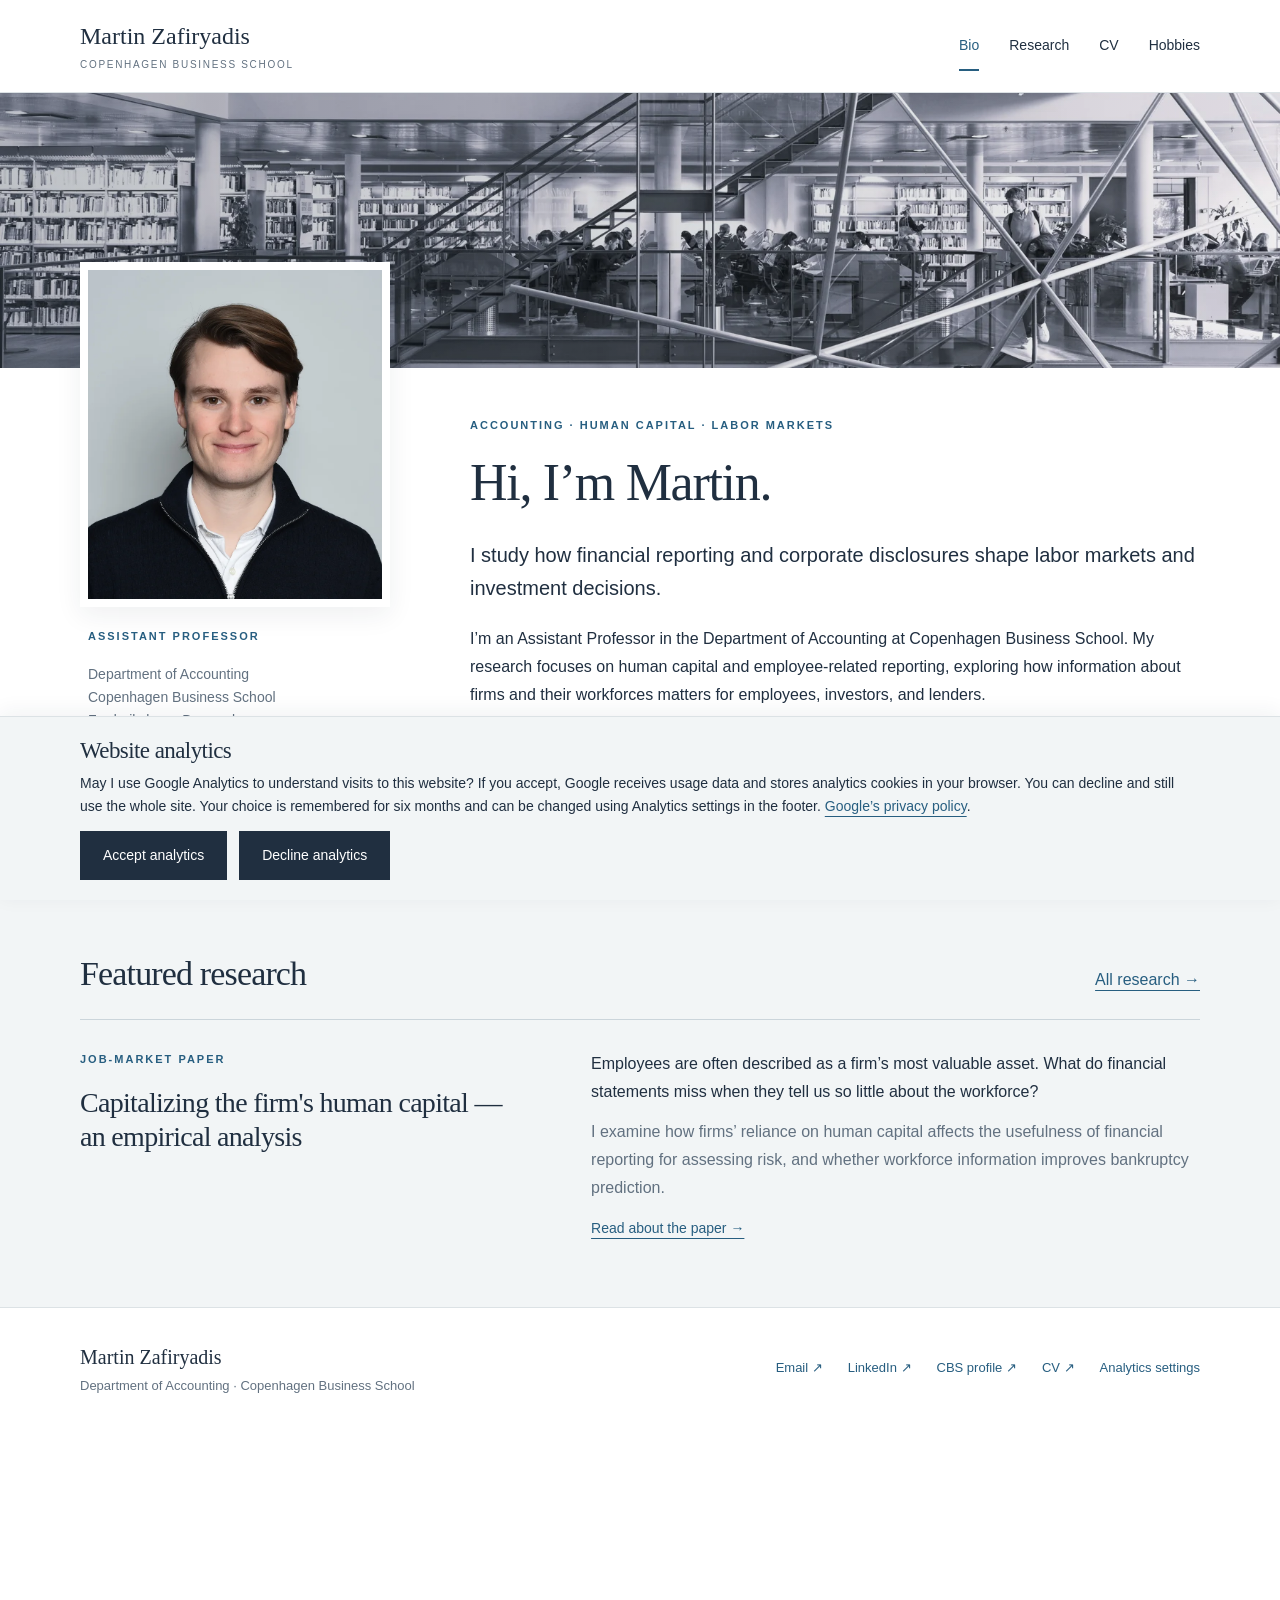
<file: index.html>
<!doctype html>
<html lang="en"><head><meta charset="utf-8"><meta name="viewport" content="width=device-width, initial-scale=1"><title>Bio | Martin Zafiryadis</title><meta name="description" content="Accounting research on financial reporting, human capital, and labor markets at Copenhagen Business School."><meta name="theme-color" content="#202f40"><link rel="icon" href="favicon.svg" type="image/svg+xml"><link rel="stylesheet" href="styles.css"><script src="site.js" defer></script></head>
<body><a class="skip" href="#main">Skip to content</a><header class="site-header"><div class="wrap header-inner"><a class="brand" href="index.html">Martin Zafiryadis<small>Copenhagen Business School</small></a><nav aria-label="Main navigation"><a href="index.html" aria-current="page">Bio</a><a href="research.html">Research</a><a href="cv.html">CV</a><a href="hobbies.html">Hobbies</a></nav></div></header>
<main id="main">
<div class="hero" role="img" aria-label="The library at Copenhagen Business School"></div>
<section class="wrap intro" aria-labelledby="intro-title"><aside class="profile"><img class="portrait" src="assets/martin.webp" alt="Martin Zafiryadis" width="620" height="690"><div class="profile-info"><span class="eyebrow">Assistant Professor</span><p>Department of Accounting<br>Copenhagen Business School<br>Frederiksberg, Denmark</p><a href="mailto:mz.acc@cbs.dk">mz.acc@cbs.dk ↗</a></div></aside>
<div class="intro-copy"><span class="eyebrow">Accounting · Human capital · Labor markets</span><h1 id="intro-title">Hi, I’m Martin.</h1><p class="lead">I study how financial reporting and corporate disclosures shape labor markets and investment decisions.</p><p>I’m an Assistant Professor in the Department of Accounting at Copenhagen Business School. My research focuses on human capital and employee-related reporting, exploring how information about firms and their workforces matters for employees, investors, and lenders.</p><p>I also teach financial accounting and financial statement analysis, and supervise student theses.</p><div class="actions"><a class="button" href="research.html">Explore my research <span aria-hidden="true">↗</span></a><a class="text-link" href="cv.html">View my CV <span aria-hidden="true">→</span></a></div></div></section>
<section class="band"><div class="wrap"><div class="section-top"><h2>Featured research</h2><a href="research.html">All research →</a></div><div class="feature"><div><span class="eyebrow">Job-market paper</span><h3>Capitalizing the firm&#x27;s human capital — an empirical analysis</h3></div><div><p>Employees are often described as a firm’s most valuable asset. What do financial statements miss when they tell us so little about the workforce?</p><p class="subtle">I examine how firms’ reliance on human capital affects the usefulness of financial reporting for assessing risk, and whether workforce information improves bankruptcy prediction.</p><a class="text-link" href="research.html#human-capital">Read about the paper →</a></div></div></div></section></main><footer class="site-footer"><div class="wrap footer-inner"><div><strong>Martin Zafiryadis</strong>Department of Accounting · Copenhagen Business School</div><div class="footer-links"><a href="mailto:mz.acc@cbs.dk">Email ↗</a><a href="https://www.linkedin.com/in/martin-zafiryadis-a57001a4/">LinkedIn ↗</a><a href="https://www.cbs.dk/en/research/departments/department-accounting/martin-zafiryadis">CBS profile ↗</a><a href="cv.html">CV ↗</a></div></div></footer></body></html>
</file>
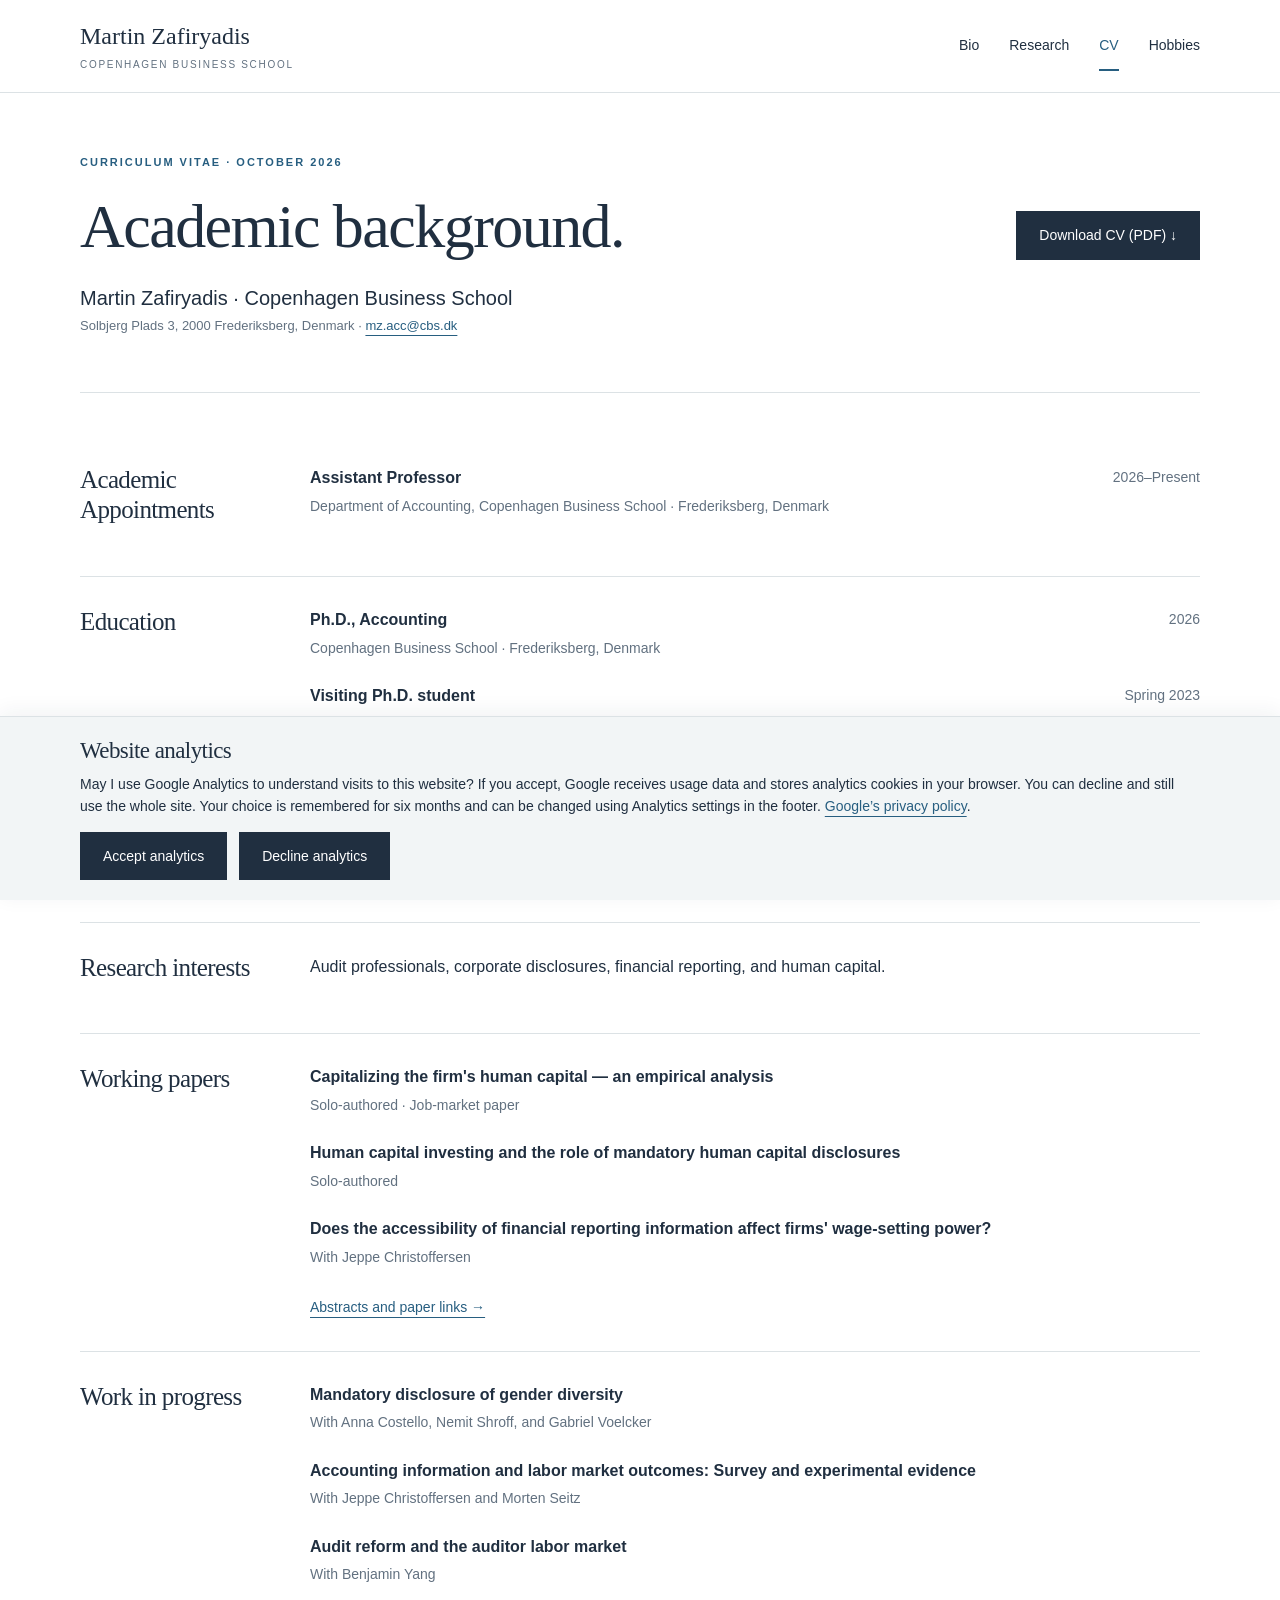
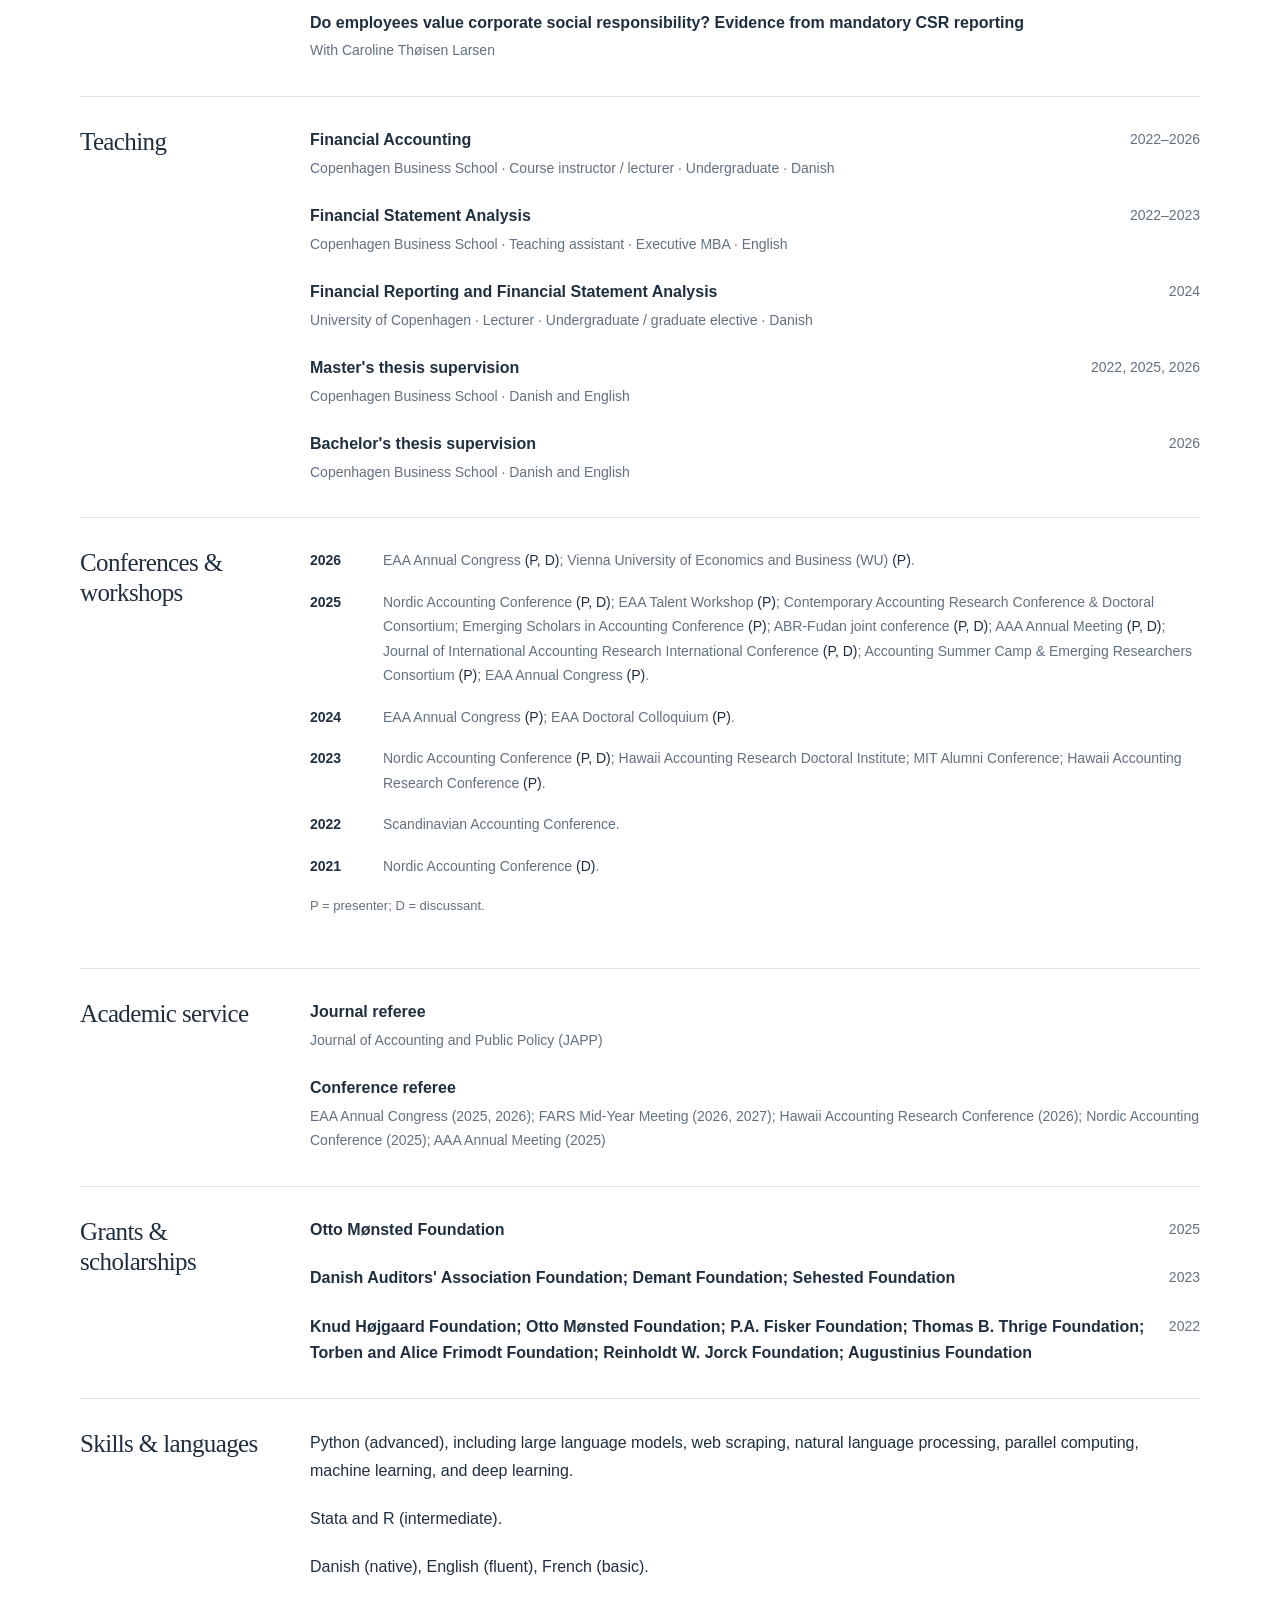
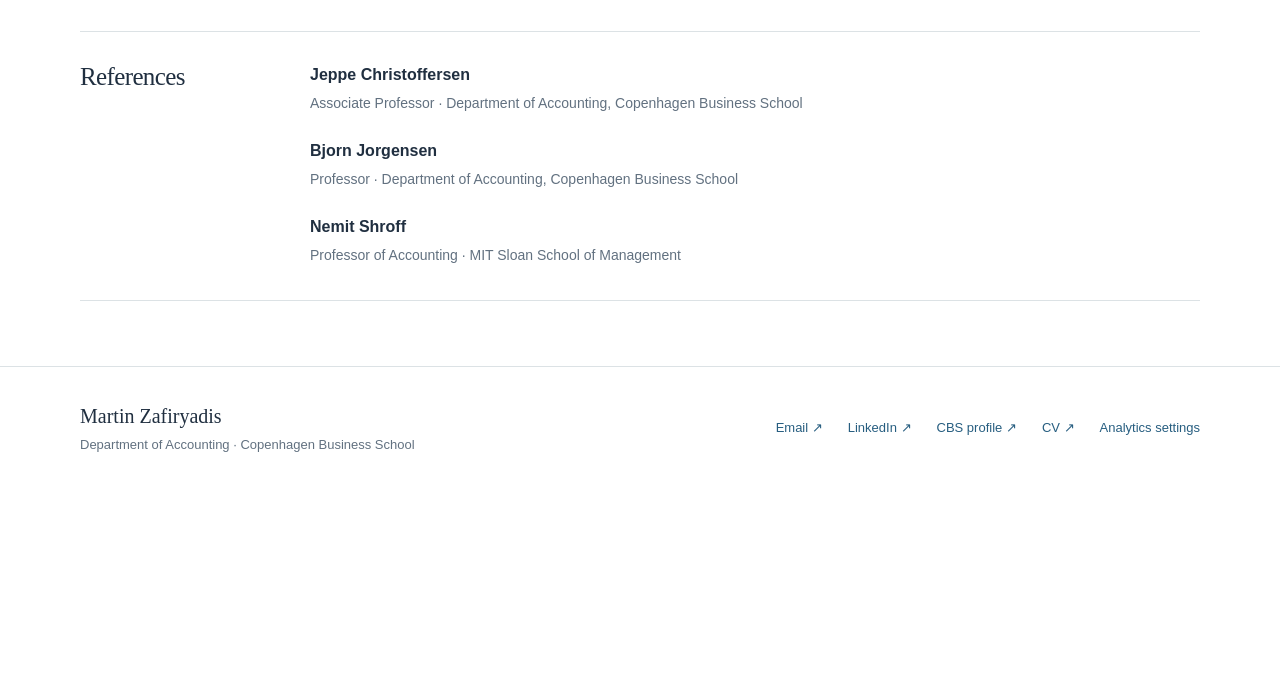
<file: cv.html>
<!doctype html>
<html lang="en"><head><meta charset="utf-8"><meta name="viewport" content="width=device-width, initial-scale=1"><title>Curriculum vitae | Martin Zafiryadis</title><meta name="description" content="Education, research, teaching, and academic service. Updated October 2026."><meta name="theme-color" content="#202f40"><link rel="icon" href="favicon.svg" type="image/svg+xml"><link rel="stylesheet" href="styles.css"><script src="site.js" defer></script></head>
<body><a class="skip" href="#main">Skip to content</a><header class="site-header"><div class="wrap header-inner"><a class="brand" href="index.html">Martin Zafiryadis<small>Copenhagen Business School</small></a><nav aria-label="Main navigation"><a href="index.html">Bio</a><a href="research.html">Research</a><a href="cv.html" aria-current="page">CV</a><a href="hobbies.html">Hobbies</a></nav></div></header>
<main id="main"><div class="wrap page-heading"><span class="eyebrow">Curriculum vitae · October 2026</span><div class="cv-top"><h1>Academic background.</h1><a class="button" href="downloads/Martin-Zafiryadis-CV.pdf" download>Download CV (PDF) ↓</a></div><p class="lead">Martin Zafiryadis · Copenhagen Business School</p><p class="note">Solbjerg Plads 3, 2000 Frederiksberg, Denmark · <a href="mailto:mz.acc@cbs.dk">mz.acc@cbs.dk</a></p></div><div class="wrap cv-body"><section class="cv-section"><h2>Academic Appointments</h2><div><div class="cv-entry"><div class="dated"><h3>Assistant Professor</h3><time>2026–Present</time></div><p>Department of Accounting, Copenhagen Business School · Frederiksberg, Denmark</p></div></div></section><section class="cv-section"><h2>Education</h2><div><div class="cv-entry"><div class="dated"><h3>Ph.D., Accounting</h3><time>2026</time></div><p>Copenhagen Business School · Frederiksberg, Denmark</p></div><div class="cv-entry"><div class="dated"><h3>Visiting Ph.D. student</h3><time>Spring 2023</time></div><p>Massachusetts Institute of Technology · Cambridge, Massachusetts</p></div><div class="cv-entry"><div class="dated"><h3>M.Sc., Finance and Accounting</h3><time>2021</time></div><p>Copenhagen Business School</p></div><div class="cv-entry"><div class="dated"><h3>B.Sc., Business Administration and Economics</h3><time>2019</time></div><p>Copenhagen Business School</p></div></div></section><section class="cv-section"><h2>Research interests</h2><div><p>Audit professionals, corporate disclosures, financial reporting, and human capital.</p></div></section><section class="cv-section"><h2>Working papers</h2><div><div class="cv-entry"><div class="dated"><h3>Capitalizing the firm&#x27;s human capital — an empirical analysis</h3><time></time></div><p>Solo-authored · Job-market paper</p></div><div class="cv-entry"><div class="dated"><h3>Human capital investing and the role of mandatory human capital disclosures</h3><time></time></div><p>Solo-authored</p></div><div class="cv-entry"><div class="dated"><h3>Does the accessibility of financial reporting information affect firms&#x27; wage-setting power?</h3><time></time></div><p>With Jeppe Christoffersen</p></div><a class="text-link" href="research.html">Abstracts and paper links →</a></div></section><section class="cv-section"><h2>Work in progress</h2><div><div class="cv-entry"><div class="dated"><h3>Mandatory disclosure of gender diversity</h3><time></time></div><p>With Anna Costello, Nemit Shroff, and Gabriel Voelcker</p></div><div class="cv-entry"><div class="dated"><h3>Accounting information and labor market outcomes: Survey and experimental evidence</h3><time></time></div><p>With Jeppe Christoffersen and Morten Seitz</p></div><div class="cv-entry"><div class="dated"><h3>Audit reform and the auditor labor market</h3><time></time></div><p>With Benjamin Yang</p></div><div class="cv-entry"><div class="dated"><h3>Do employees value corporate social responsibility? Evidence from mandatory CSR reporting</h3><time></time></div><p>With Caroline Thøisen Larsen</p></div></div></section><section class="cv-section"><h2>Teaching</h2><div><div class="cv-entry"><div class="dated"><h3>Financial Accounting</h3><time>2022–2026</time></div><p>Copenhagen Business School · Course instructor / lecturer · Undergraduate · Danish</p></div><div class="cv-entry"><div class="dated"><h3>Financial Statement Analysis</h3><time>2022–2023</time></div><p>Copenhagen Business School · Teaching assistant · Executive MBA · English</p></div><div class="cv-entry"><div class="dated"><h3>Financial Reporting and Financial Statement Analysis</h3><time>2024</time></div><p>University of Copenhagen · Lecturer · Undergraduate / graduate elective · Danish</p></div><div class="cv-entry"><div class="dated"><h3>Master&#x27;s thesis supervision</h3><time>2022, 2025, 2026</time></div><p>Copenhagen Business School · Danish and English</p></div><div class="cv-entry"><div class="dated"><h3>Bachelor&#x27;s thesis supervision</h3><time>2026</time></div><p>Copenhagen Business School · Danish and English</p></div></div></section><section class="cv-section"><h2>Conferences & workshops</h2><div><div class="conference-year"><h3>2026</h3><p>EAA Annual Congress <span class="conference-role">(P, D)</span>; Vienna University of Economics and Business (WU) <span class="conference-role">(P)</span>.</p></div><div class="conference-year"><h3>2025</h3><p>Nordic Accounting Conference <span class="conference-role">(P, D)</span>; EAA Talent Workshop <span class="conference-role">(P)</span>; Contemporary Accounting Research Conference &amp; Doctoral Consortium; Emerging Scholars in Accounting Conference <span class="conference-role">(P)</span>; ABR-Fudan joint conference <span class="conference-role">(P, D)</span>; AAA Annual Meeting <span class="conference-role">(P, D)</span>; Journal of International Accounting Research International Conference <span class="conference-role">(P, D)</span>; Accounting Summer Camp &amp; Emerging Researchers Consortium <span class="conference-role">(P)</span>; EAA Annual Congress <span class="conference-role">(P)</span>.</p></div><div class="conference-year"><h3>2024</h3><p>EAA Annual Congress <span class="conference-role">(P)</span>; EAA Doctoral Colloquium <span class="conference-role">(P)</span>.</p></div><div class="conference-year"><h3>2023</h3><p>Nordic Accounting Conference <span class="conference-role">(P, D)</span>; Hawaii Accounting Research Doctoral Institute; MIT Alumni Conference; Hawaii Accounting Research Conference <span class="conference-role">(P)</span>.</p></div><div class="conference-year"><h3>2022</h3><p>Scandinavian Accounting Conference.</p></div><div class="conference-year"><h3>2021</h3><p>Nordic Accounting Conference <span class="conference-role">(D)</span>.</p></div><p class="note">P = presenter; D = discussant.</p></div></section><section class="cv-section"><h2>Academic service</h2><div><div class="cv-entry"><div class="dated"><h3>Journal referee</h3><time></time></div><p>Journal of Accounting and Public Policy (JAPP)</p></div><div class="cv-entry"><div class="dated"><h3>Conference referee</h3><time></time></div><p>EAA Annual Congress (2025, 2026); FARS Mid-Year Meeting (2026, 2027); Hawaii Accounting Research Conference (2026); Nordic Accounting Conference (2025); AAA Annual Meeting (2025)</p></div></div></section><section class="cv-section"><h2>Grants & scholarships</h2><div><div class="cv-entry"><div class="dated"><h3>Otto Mønsted Foundation</h3><time>2025</time></div><p></p></div><div class="cv-entry"><div class="dated"><h3>Danish Auditors&#x27; Association Foundation; Demant Foundation; Sehested Foundation</h3><time>2023</time></div><p></p></div><div class="cv-entry"><div class="dated"><h3>Knud Højgaard Foundation; Otto Mønsted Foundation; P.A. Fisker Foundation; Thomas B. Thrige Foundation; Torben and Alice Frimodt Foundation; Reinholdt W. Jorck Foundation; Augustinius Foundation</h3><time>2022</time></div><p></p></div></div></section><section class="cv-section"><h2>Skills & languages</h2><div><p>Python (advanced), including large language models, web scraping, natural language processing, parallel computing, machine learning, and deep learning.</p><p>Stata and R (intermediate).</p><p>Danish (native), English (fluent), French (basic).</p></div></section><section class="cv-section"><h2>References</h2><div><div class="cv-entry"><div class="dated"><h3>Jeppe Christoffersen</h3><time></time></div><p>Associate Professor · Department of Accounting, Copenhagen Business School</p></div><div class="cv-entry"><div class="dated"><h3>Bjorn Jorgensen</h3><time></time></div><p>Professor · Department of Accounting, Copenhagen Business School</p></div><div class="cv-entry"><div class="dated"><h3>Nemit Shroff</h3><time></time></div><p>Professor of Accounting · MIT Sloan School of Management</p></div></div></section></div></main><footer class="site-footer"><div class="wrap footer-inner"><div><strong>Martin Zafiryadis</strong>Department of Accounting · Copenhagen Business School</div><div class="footer-links"><a href="mailto:mz.acc@cbs.dk">Email ↗</a><a href="https://www.linkedin.com/in/martin-zafiryadis-a57001a4/">LinkedIn ↗</a><a href="https://www.cbs.dk/en/research/departments/department-accounting/martin-zafiryadis">CBS profile ↗</a><a href="cv.html">CV ↗</a></div></div></footer></body></html>
</file>
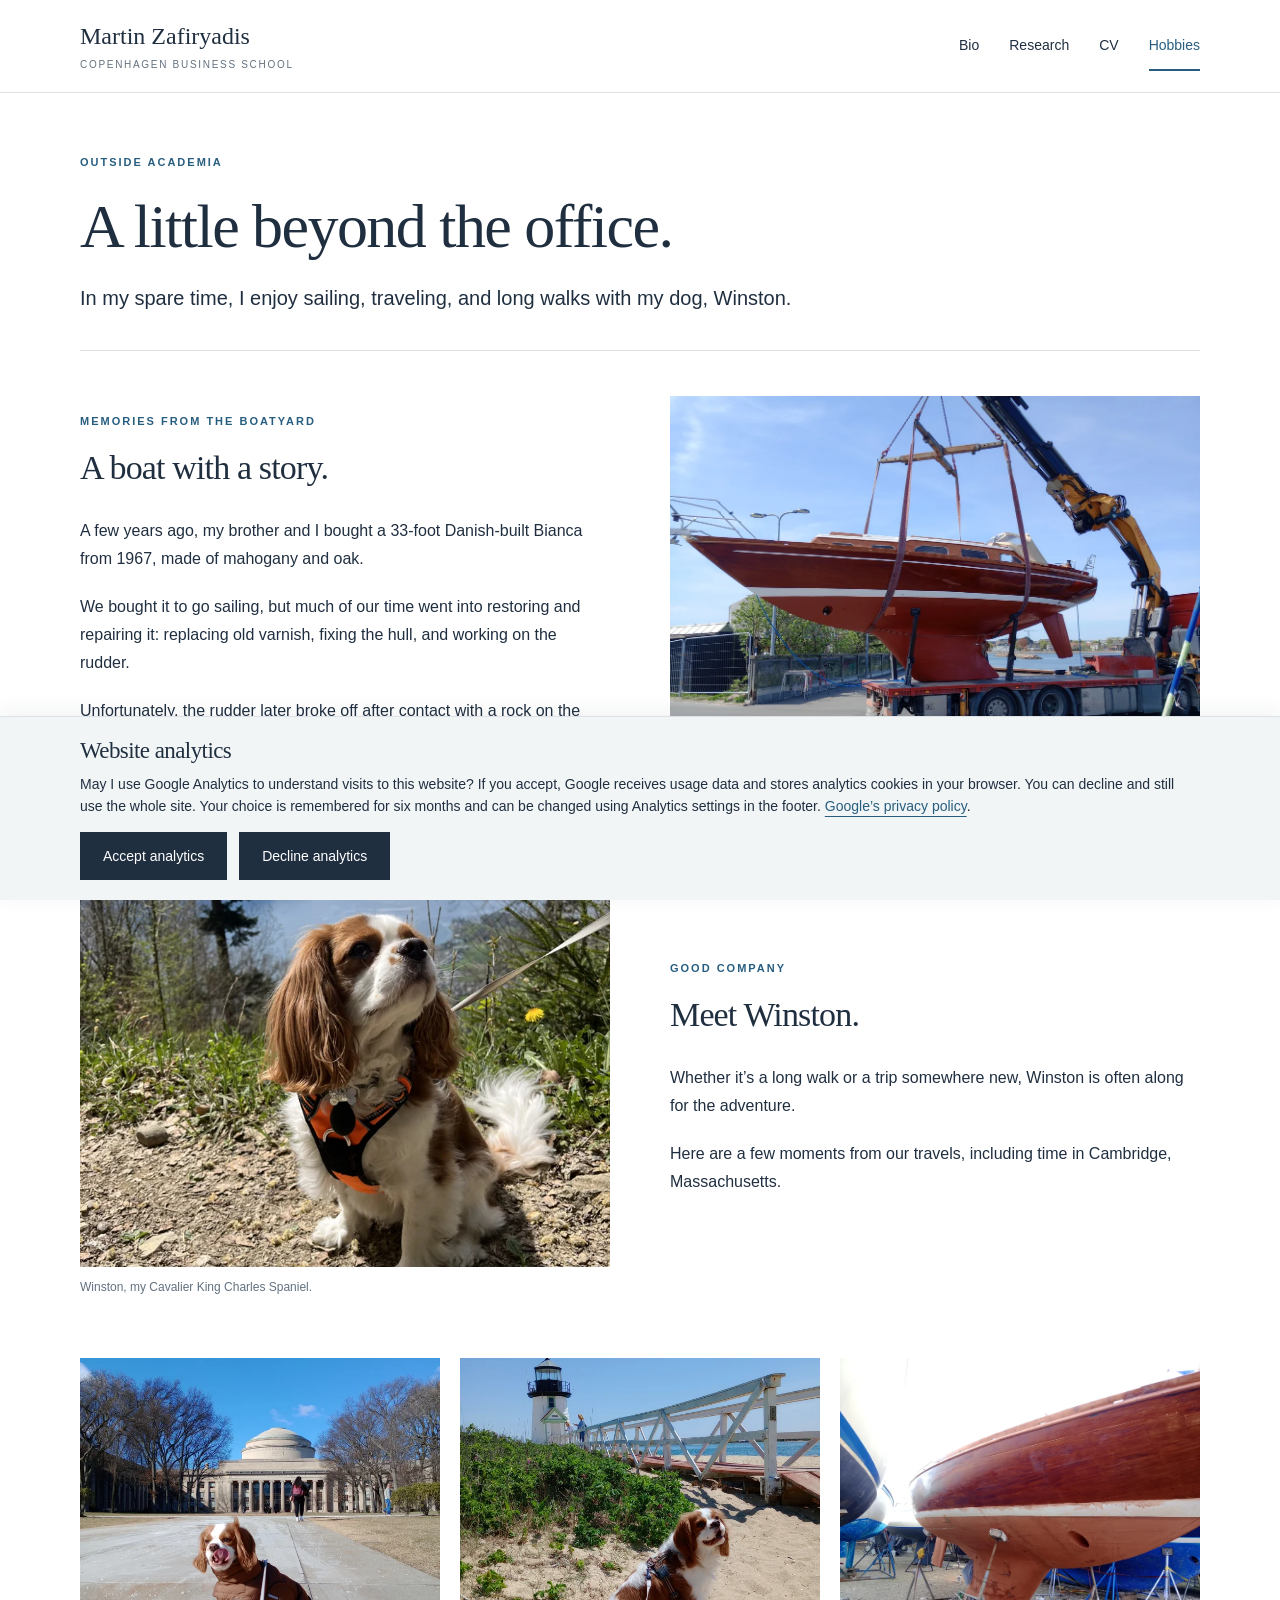
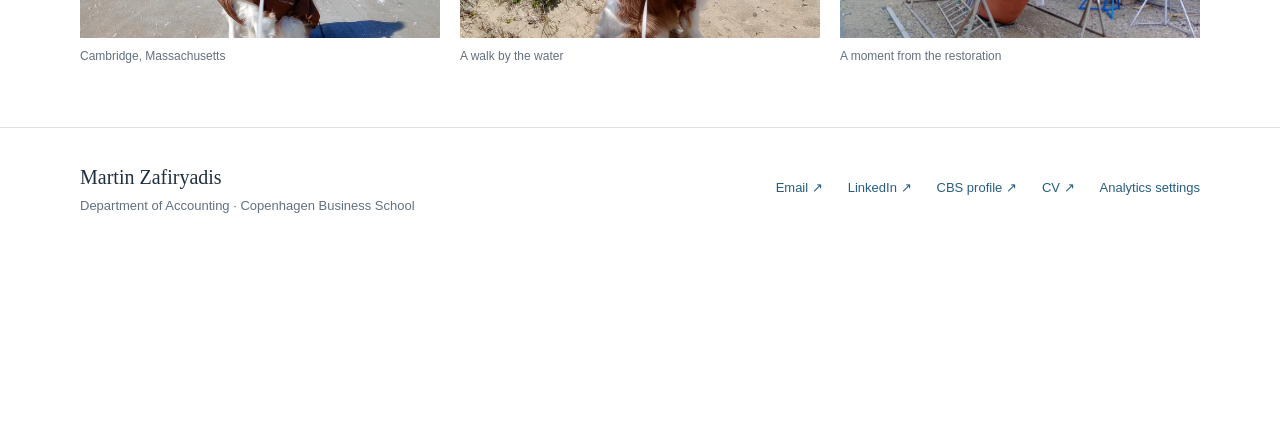
<file: hobbies.html>
<!doctype html>
<html lang="en"><head><meta charset="utf-8"><meta name="viewport" content="width=device-width, initial-scale=1"><title>Hobbies | Martin Zafiryadis</title><meta name="description" content="Away from research: travels with Winston and memories of restoring a wooden sailboat."><meta name="theme-color" content="#202f40"><link rel="icon" href="favicon.svg" type="image/svg+xml"><link rel="stylesheet" href="styles.css"><script src="site.js" defer></script></head>
<body><a class="skip" href="#main">Skip to content</a><header class="site-header"><div class="wrap header-inner"><a class="brand" href="index.html">Martin Zafiryadis<small>Copenhagen Business School</small></a><nav aria-label="Main navigation"><a href="index.html">Bio</a><a href="research.html">Research</a><a href="cv.html">CV</a><a href="hobbies.html" aria-current="page">Hobbies</a></nav></div></header>
<main id="main"><div class="wrap page-heading"><span class="eyebrow">Outside academia</span><h1>A little beyond the office.</h1><p class="lead">In my spare time, I enjoy sailing, traveling, and long walks with my dog, Winston.</p></div>
<div class="wrap"><section class="hobby-row"><div><span class="eyebrow">Memories from the boatyard</span><h2>A boat with a story.</h2><p>A few years ago, my brother and I bought a 33-foot Danish-built Bianca from 1967, made of mahogany and oak.</p><p>We bought it to go sailing, but much of our time went into restoring and repairing it: replacing old varnish, fixing the hull, and working on the rudder.</p><p>Unfortunately, the rudder later broke off after contact with a rock on the seafloor, and the boat was a total loss. We no longer have it, but these photos are a reminder of the time we spent bringing it back to life.</p></div><figure><img src="assets/boat.webp" alt="The restored wooden Bianca sailboat being lifted in the boatyard" width="900" height="750" loading="lazy"><figcaption>Our former 1967 Bianca, during the restoration.</figcaption></figure></section>
<section class="hobby-row reverse"><figure><img src="assets/winston.webp" alt="Winston, a Cavalier King Charles Spaniel, on a woodland walk" width="900" height="750" loading="lazy"><figcaption>Winston, my Cavalier King Charles Spaniel.</figcaption></figure><div><span class="eyebrow">Good company</span><h2>Meet Winston.</h2><p>Whether it’s a long walk or a trip somewhere new, Winston is often along for the adventure.</p><p>Here are a few moments from our travels, including time in Cambridge, Massachusetts.</p></div></section>
<div class="gallery" aria-label="Travel photographs"><figure><img src="assets/cambridge.webp" alt="Winston in front of the MIT Great Dome in Cambridge, Massachusetts" width="600" height="700" loading="lazy"><figcaption>Cambridge, Massachusetts</figcaption></figure><figure><img src="assets/shore.webp" alt="Winston on a coastal walk near a lighthouse" width="600" height="700" loading="lazy"><figcaption>A walk by the water</figcaption></figure><figure><img src="assets/boat-detail.webp" alt="Fresh varnish on the mahogany hull of the sailboat" width="900" height="600" loading="lazy"><figcaption>A moment from the restoration</figcaption></figure></div></div></main><footer class="site-footer"><div class="wrap footer-inner"><div><strong>Martin Zafiryadis</strong>Department of Accounting · Copenhagen Business School</div><div class="footer-links"><a href="mailto:mz.acc@cbs.dk">Email ↗</a><a href="https://www.linkedin.com/in/martin-zafiryadis-a57001a4/">LinkedIn ↗</a><a href="https://www.cbs.dk/en/research/departments/department-accounting/martin-zafiryadis">CBS profile ↗</a><a href="cv.html">CV ↗</a></div></div></footer></body></html>
</file>
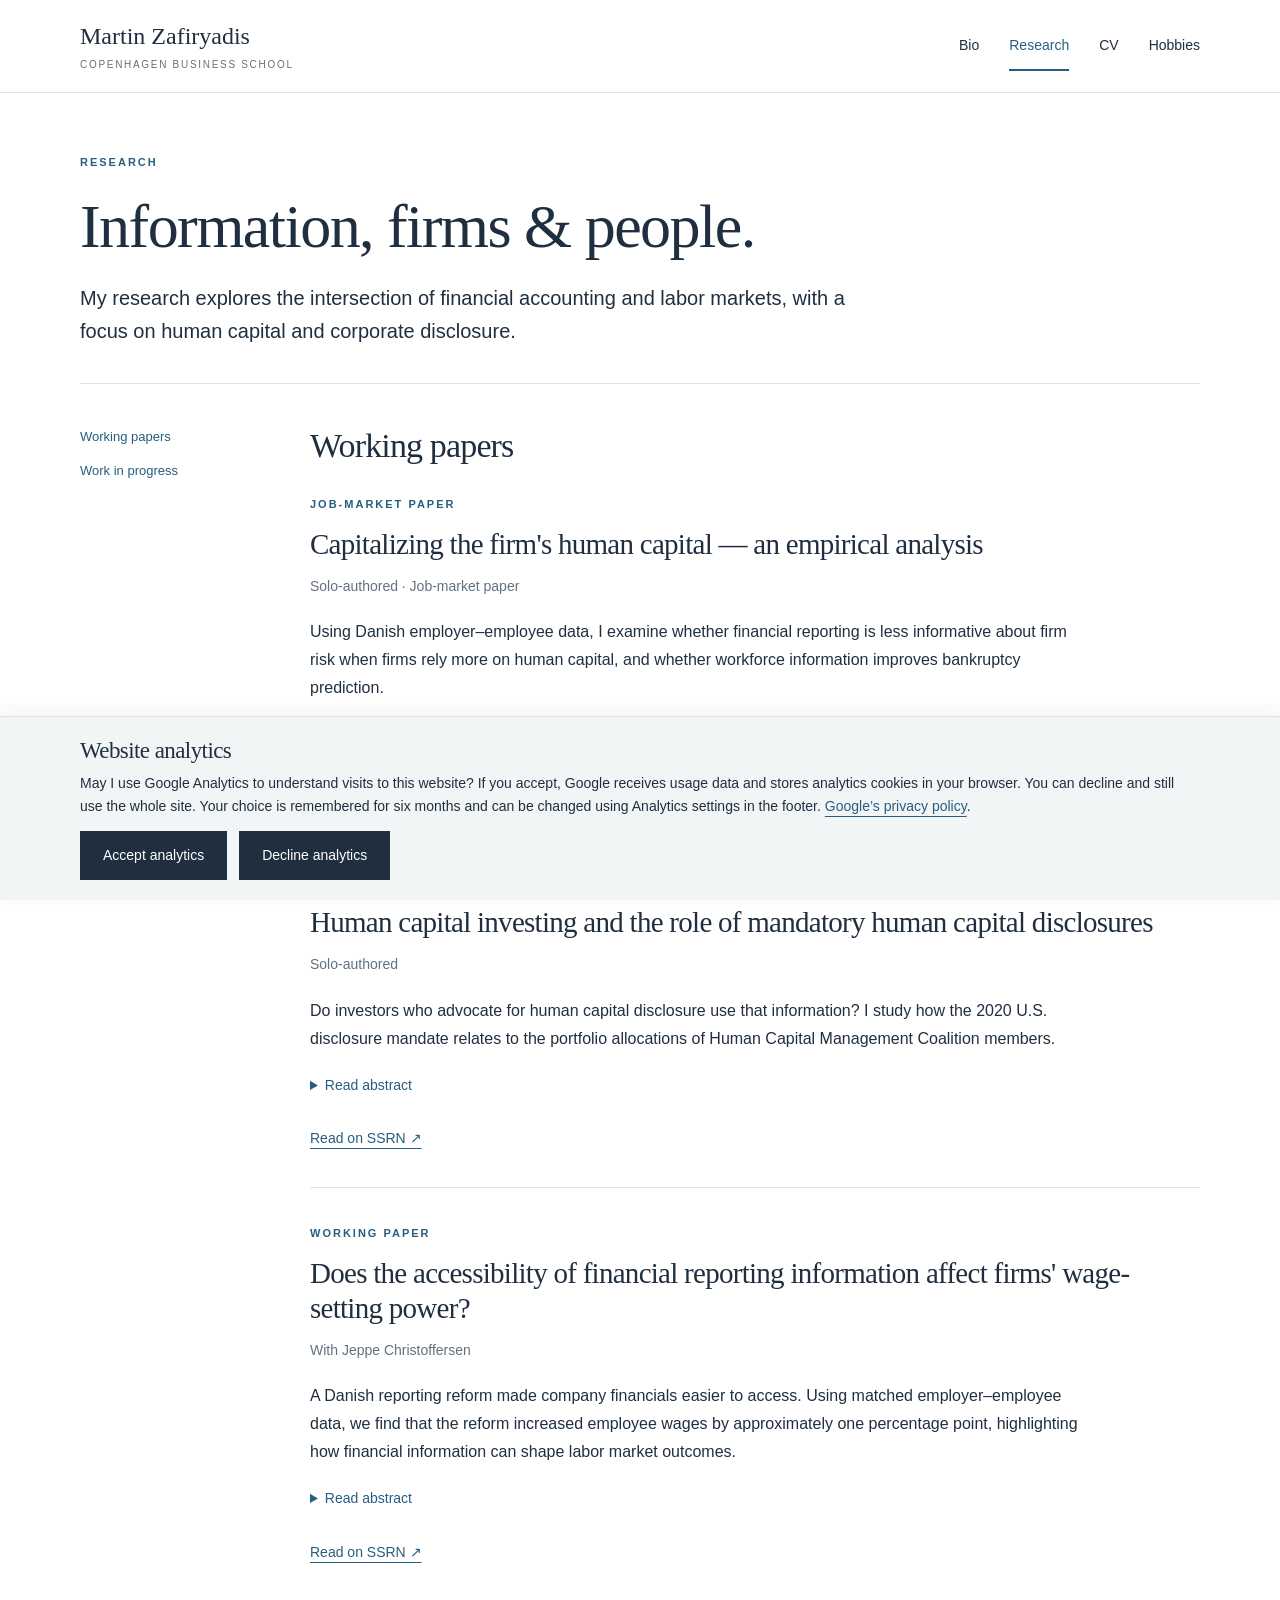
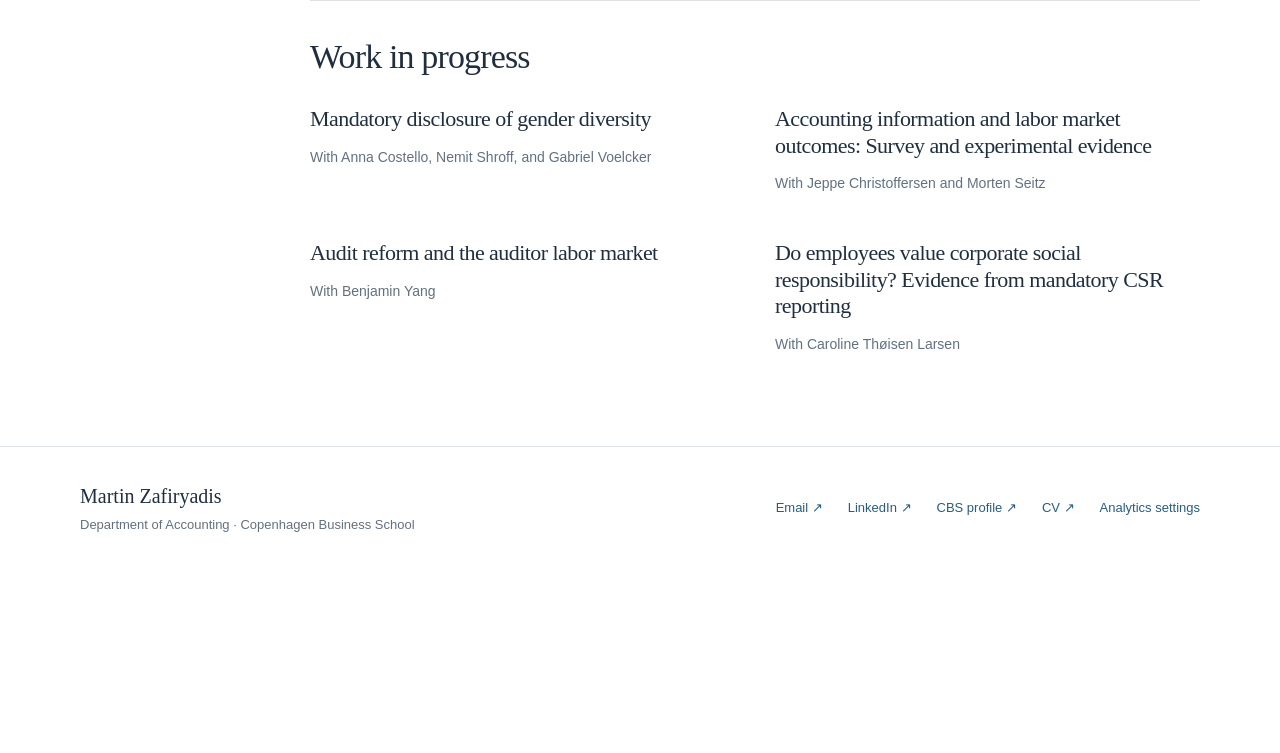
<file: research.html>
<!doctype html>
<html lang="en"><head><meta charset="utf-8"><meta name="viewport" content="width=device-width, initial-scale=1"><title>Research | Martin Zafiryadis</title><meta name="description" content="Working papers and ongoing research on human capital, corporate disclosures, and labor markets."><meta name="theme-color" content="#202f40"><link rel="icon" href="favicon.svg" type="image/svg+xml"><link rel="stylesheet" href="styles.css"><script src="site.js" defer></script></head>
<body><a class="skip" href="#main">Skip to content</a><header class="site-header"><div class="wrap header-inner"><a class="brand" href="index.html">Martin Zafiryadis<small>Copenhagen Business School</small></a><nav aria-label="Main navigation"><a href="index.html">Bio</a><a href="research.html" aria-current="page">Research</a><a href="cv.html">CV</a><a href="hobbies.html">Hobbies</a></nav></div></header>
<main id="main"><div class="wrap page-heading"><span class="eyebrow">Research</span><h1>Information, firms & people.</h1><p class="lead">My research explores the intersection of financial accounting and labor markets, with a focus on human capital and corporate disclosure.</p></div><div class="wrap research-layout"><aside class="side-nav" aria-label="Research sections"><a href="#working-papers">Working papers</a><a href="#in-progress">Work in progress</a></aside><div><h2 id="working-papers">Working papers</h2><article class="paper" id="human-capital"><span class="eyebrow">Job-market paper</span><h3>Capitalizing the firm&#x27;s human capital — an empirical analysis</h3><p class="meta">Solo-authored · Job-market paper</p><p>Using Danish employer–employee data, I examine whether financial reporting is less informative about firm risk when firms rely more on human capital, and whether workforce information improves bankruptcy prediction.</p><details><summary>Read abstract</summary><p>Although firms often describe employees as their most valuable asset, financial reporting provides little consistent or comparable workforce information. This study investigates whether the lack of information concerning the firm&#x27;s workforce implies that financial reporting is less informative for assessing firm risk when the firm is more dependent on labor, and whether enhanced human capital information in financial reporting can improve the prediction of firm survival. Using comprehensive Danish employer–employee registry data from 2002 to 2019, I develop and implement a model to empirically estimate firms&#x27; reliance on human capital. Then, I exploit a shock to lenders&#x27; information acquisition costs—the 2009 introduction of digital retrieval of financial reports from the Danish Business Authority’s central data repository—to assess whether the reduction in firms’ cost of debt associated with increased availability of financial reporting information is greater for firms that rely less on human capital. Consistent with my hypothesis, I find a significantly higher effect on the cost of debt for firms that are less dependent on human capital. Finally, I demonstrate that incorporating human capital information into accounting-based bankruptcy prediction models significantly improves out-of-sample predictive performance. Overall, the findings suggest that financial reporting is less informative for firms with a greater dependence on human capital, and that additional human capital information can meaningfully improve financial statement users’ ability to assess firm risk.</p></details><div class="actions text-link"><a href="mailto:mz.acc@cbs.dk?subject=Paper%20request%3A%20Capitalizing%20the%20firm%27s%20human%20capital">Request paper ↗</a></div></article><article class="paper" id="disclosures"><span class="eyebrow">Working paper</span><h3>Human capital investing and the role of mandatory human capital disclosures</h3><p class="meta">Solo-authored</p><p>Do investors who advocate for human capital disclosure use that information? I study how the 2020 U.S. disclosure mandate relates to the portfolio allocations of Human Capital Management Coalition members.</p><details><summary>Read abstract</summary><p>This study examines the effects of mandatory human capital disclosure on the investment decisions of human capital-oriented investors. Specifically, I examine the effects of the 2020 U.S. human capital disclosure mandate on the portfolio allocations of members of the Human Capital Management Coalition (HCMC). As human capital disclosure has become an increasingly salient component of ESG reporting, this setting provides an opportunity to examine whether ESG-committed investors incorporate mandatory ESG disclosures into their investment processes, an issue on which prior evidence remains mixed. The results indicate that more informative human capital disclosures are associated with incrementally significant increases in HCMC members’ investments, whereas less informative disclosures are associated with incrementally significant decreases. In addition, post-mandate changes in HCMC members’ portfolio allocations are negatively associated with future workforce-related public enforcement actions, consistent with mandatory disclosure improving the alignment between investors’ ESG preferences and firms’ underlying workforce practices.</p></details><div class="actions text-link"><a href="https://ssrn.com/abstract=5366483">Read on SSRN ↗</a></div></article><article class="paper" id="wages"><span class="eyebrow">Working paper</span><h3>Does the accessibility of financial reporting information affect firms&#x27; wage-setting power?</h3><p class="meta">With Jeppe Christoffersen</p><p>A Danish reporting reform made company financials easier to access. Using matched employer–employee data, we find that the reform increased employee wages by approximately one percentage point, highlighting how financial information can shape labor market outcomes.</p><details><summary>Read abstract</summary><p>We examine whether increasing the accessibility of financial reporting information affects firms&#x27; wage-setting power. While a growing labor economics literature documents that firms possess substantial wage-setting power, much less is known about the factors that determine its extent. We explore whether employees&#x27; access to information about firms&#x27; financial performance is an overlooked determinant of firms&#x27; wage-setting power. We exploit a 2013 Danish mandate requiring limited liability firms to submit financial statements in XBRL format. Although the mandate did not expand firms&#x27; disclosure requirements, it substantially increased the accessibility of financial reporting information by enabling third-party intermediaries to collect, standardize, and disseminate firm-level financial reporting information at scale. Using population-wide matched employer-employee data and a difference-in-differences research design, we find that the mandate increased employee wages by approximately one percentage point. The effect is present for employees of both profitable and loss-making firms, is stronger in firms that rely more heavily on labor, and is accompanied by lower residual wages and reduced residual wage inequality. Our findings identify the accessibility of financial reporting information as a source of firms&#x27; wage-setting power and highlight a new channel through which financial reporting regulation affects non-investor stakeholders.</p></details><div class="actions text-link"><a href="https://ssrn.com/abstract=5518280">Read on SSRN ↗</a></div></article><h2 id="in-progress">Work in progress</h2><div class="wip"><article><h3>Mandatory disclosure of gender diversity</h3><p>With Anna Costello, Nemit Shroff, and Gabriel Voelcker</p></article><article><h3>Accounting information and labor market outcomes: Survey and experimental evidence</h3><p>With Jeppe Christoffersen and Morten Seitz</p></article><article><h3>Audit reform and the auditor labor market</h3><p>With Benjamin Yang</p></article><article><h3>Do employees value corporate social responsibility? Evidence from mandatory CSR reporting</h3><p>With Caroline Thøisen Larsen</p></article></div></div></div></main><footer class="site-footer"><div class="wrap footer-inner"><div><strong>Martin Zafiryadis</strong>Department of Accounting · Copenhagen Business School</div><div class="footer-links"><a href="mailto:mz.acc@cbs.dk">Email ↗</a><a href="https://www.linkedin.com/in/martin-zafiryadis-a57001a4/">LinkedIn ↗</a><a href="https://www.cbs.dk/en/research/departments/department-accounting/martin-zafiryadis">CBS profile ↗</a><a href="cv.html">CV ↗</a></div></div></footer></body></html>
</file>
<file: styles.css>
:root{--ink:#202f40;--muted:#627180;--blue:#275e80;--line:#dce2e5;--paper:#fff;--wash:#f2f5f6;--serif:Georgia,'Times New Roman',serif}*{box-sizing:border-box}html{scroll-behavior:smooth;scroll-padding-top:100px}body{margin:0;background:var(--paper);color:var(--ink);font-family:Arial,Helvetica,sans-serif;font-size:16px;line-height:1.75}a{color:var(--blue);text-underline-offset:5px;text-decoration-thickness:1px}a:hover{color:#122f44}a:focus-visible,button:focus-visible,summary:focus-visible{outline:3px solid #b47738;outline-offset:5px}img{display:block;max-width:100%;height:auto}h1,h2,h3,p{margin-top:0}h1,h2,h3{font-family:var(--serif);font-weight:400;line-height:1.2;letter-spacing:-.025em}h1{font-size:clamp(40px,5vw,62px);margin-bottom:24px}h2{font-size:34px}h3{font-size:25px}p{margin-bottom:20px}.wrap{width:min(1120px,calc(100% - 72px));margin-inline:auto}.skip{position:fixed;top:-100px;left:20px;z-index:10;background:white;padding:10px}.skip:focus{top:10px}.site-header{background:#fff;border-bottom:1px solid var(--line)}.header-inner{min-height:92px;display:flex;align-items:center;justify-content:space-between;gap:24px}.brand{font-family:var(--serif);font-size:24px;text-decoration:none;color:var(--ink);line-height:1.3}.brand small{display:block;font-family:Arial,sans-serif;font-size:10px;letter-spacing:1.7px;text-transform:uppercase;color:var(--muted);margin-top:6px}nav{display:flex;gap:30px;align-items:center}nav a{font-size:14px;text-decoration:none;color:var(--ink);padding:12px 0;border-bottom:2px solid transparent}nav a[aria-current=page]{border-color:var(--blue);color:var(--blue)}.hero{height:275px;background:linear-gradient(90deg,rgba(19,33,49,.27),rgba(19,33,49,.06)),url('assets/library.webp') center 48%/cover}.intro{display:grid;grid-template-columns:310px 1fr;gap:80px;padding-bottom:65px}.profile{margin-top:-106px;position:relative}.portrait{width:310px;height:345px;object-fit:cover;object-position:center 28%;border:8px solid white;box-shadow:0 8px 25px #17263312}.profile-info{padding:20px 8px 0}.profile-info p{font-size:14px;line-height:1.65;color:var(--muted);margin:10px 0}.profile-info a{font-size:14px}.eyebrow{display:block;font-size:11px;font-weight:600;letter-spacing:2px;text-transform:uppercase;color:var(--blue);margin-bottom:17px}.intro-copy{padding-top:48px}.intro-copy h1{font-size:52px}.lead{font-size:20px;line-height:1.65}.actions{display:flex;flex-wrap:wrap;gap:14px 24px;margin-top:29px;align-items:center}.button{display:inline-block;padding:11px 22px;background:var(--ink);color:white;text-decoration:none;border:1px solid var(--ink);font:inherit;font-size:14px;cursor:pointer}.button:hover{background:var(--blue);color:white}.text-link{font-size:14px}.subtle{color:var(--muted)}.band{background:var(--wash);padding:55px 0 65px}.section-top{display:flex;justify-content:space-between;align-items:baseline;gap:25px;margin-bottom:24px}.section-top h2{margin:0}.feature{display:grid;grid-template-columns:1fr 1.35fr;gap:60px;border-top:1px solid #cbd5db;padding-top:30px}.feature h3{font-size:28px}.feature p{margin-bottom:12px}.page-heading{padding:60px 0 35px;border-bottom:1px solid var(--line);margin-bottom:42px}.page-heading h1{margin-bottom:18px}.page-heading .lead{max-width:810px;margin-bottom:0}.research-layout{display:grid;grid-template-columns:170px 1fr;gap:60px;padding-bottom:70px}.side-nav{font-size:13px;display:flex;flex-direction:column;gap:12px;align-items:flex-start}.side-nav a{text-decoration:none}.paper{padding:0 0 36px;margin-bottom:36px;border-bottom:1px solid var(--line);scroll-margin-top:35px}.paper h3{font-size:29px;margin-bottom:12px}.meta{color:var(--muted);font-size:14px;margin-bottom:20px}.paper .eyebrow{margin-bottom:13px}.paper p{max-width:780px}.paper details{margin-top:20px}summary{cursor:pointer;color:var(--blue);font-size:14px;width:fit-content}details[open] summary{margin-bottom:16px}details p{font-size:15px;color:#45515d}.wip{display:grid;grid-template-columns:1fr 1fr;gap:25px 40px}.wip h3{font-size:22px;margin-bottom:12px}.wip p{font-size:14px;color:var(--muted)}.cv-top{display:flex;justify-content:space-between;align-items:center;gap:20px}.cv-section{display:grid;grid-template-columns:190px 1fr;gap:40px;padding:30px 0;border-bottom:1px solid var(--line)}.cv-section h2{font-size:25px}.cv-entry{margin-bottom:23px}.cv-entry:last-child{margin-bottom:0}.cv-entry h3{font-family:Arial,sans-serif;letter-spacing:0;font-size:16px;font-weight:600;line-height:1.6;margin:0}.cv-entry p{margin:3px 0;color:var(--muted);font-size:14px}.dated{display:flex;justify-content:space-between;gap:24px}.dated time{white-space:nowrap;font-size:14px;color:var(--muted)}.cv-body{padding-bottom:65px}.cv-body ul{padding-left:20px;margin-top:0}.hobby-intro{max-width:750px}.hobby-row{display:grid;grid-template-columns:1fr 1fr;gap:60px;align-items:center;margin:45px 0 60px}.hobby-row img{width:100%;height:390px;object-fit:cover}.hobby-row figure{margin:0}.hobby-row figcaption{font-size:12px;color:var(--muted);margin-top:10px}.gallery{display:grid;grid-template-columns:repeat(3,1fr);gap:20px;padding-bottom:60px}.gallery img{width:100%;height:280px;object-fit:cover}.gallery figure{margin:0}.gallery figcaption{font-size:12px;color:var(--muted);margin-top:8px}.site-footer{border-top:1px solid var(--line);padding:32px 0}.footer-inner{display:flex;justify-content:space-between;gap:30px;font-size:13px;color:var(--muted)}.footer-inner strong{display:block;font-weight:400;color:var(--ink);font-family:var(--serif);font-size:20px}.footer-links{display:flex;flex-wrap:wrap;gap:25px;align-items:center}.footer-links a{text-decoration:none}.note{font-size:13px;color:var(--muted)}@media(max-width:800px){.wrap{width:calc(100% - 40px)}.header-inner{min-height:105px;gap:14px;flex-wrap:wrap;padding:18px 0}.brand{font-size:22px}nav{gap:24px}.hero{height:210px}.intro{grid-template-columns:220px 1fr;gap:30px}.portrait{width:220px;height:265px}.profile{margin-top:-65px}.intro-copy{padding-top:30px}.intro-copy h1{font-size:39px}.lead{font-size:18px}.feature{gap:30px}.research-layout{grid-template-columns:1fr;gap:25px}.side-nav{flex-direction:row;gap:24px}.hobby-row{gap:30px}.cv-section{grid-template-columns:150px 1fr;gap:20px}}@media(max-width:560px){.header-inner{display:block}.brand small{font-size:9px}nav{justify-content:space-between;gap:16px;margin-top:14px}nav a{padding:5px 0}.hero{height:165px}.intro{display:block;padding-bottom:42px}.profile{margin-top:-65px;display:grid;grid-template-columns:140px 1fr;gap:15px;align-items:start}.portrait{width:140px;height:174px;border-width:5px}.profile-info{padding:76px 0 0}.profile-info p{font-size:12px;margin:4px 0}.profile-info a{font-size:12px}.intro-copy{padding-top:35px}.intro-copy h1{font-size:40px}.eyebrow{font-size:10px}h2{font-size:29px}.band{padding:36px 0}.feature{grid-template-columns:1fr;gap:5px}.section-top{align-items:flex-start}.section-top a{white-space:nowrap;font-size:12px}.page-heading{padding:38px 0 28px;margin-bottom:30px}.page-heading h1{font-size:42px}.paper h3{font-size:25px}.wip{grid-template-columns:1fr;gap:12px}.cv-top{align-items:flex-start;flex-direction:column}.cv-section{grid-template-columns:1fr;gap:5px}.cv-section h2{margin-bottom:14px}.dated{display:block}.hobby-row{grid-template-columns:1fr;gap:23px;margin:32px 0 42px}.hobby-row img{height:330px}.hobby-row.reverse figure{order:2}.gallery{grid-template-columns:1fr 1fr;gap:14px}.gallery img{height:210px}.gallery figure:last-child{grid-column:1/-1}.gallery figure:last-child img{height:300px}.footer-inner{flex-direction:column;gap:16px}.footer-links{gap:25px}}@media(prefers-reduced-motion:reduce){html{scroll-behavior:auto}}@media print{body{font-size:11px;color:#000}.site-header,.site-footer,.skip,.side-nav,[data-print]{display:none!important}.wrap{width:100%}.page-heading{padding:0 0 15px;margin-bottom:0}.page-heading h1{font-size:30px}.page-heading .lead{font-size:13px}.cv-section{padding:16px 0;grid-template-columns:130px 1fr;gap:20px}.cv-section h2{font-size:18px}.cv-entry h3{font-size:12px}.cv-entry p,.dated time{font-size:11px}.cv-entry{break-inside:avoid;margin-bottom:13px}a{color:inherit;text-decoration:none}.cv-body{padding-bottom:0}@page{margin:16mm}}

.conference-year{display:grid;grid-template-columns:55px 1fr;gap:18px;margin-bottom:17px}.conference-year h3{font:600 14px/1.75 Arial,sans-serif;letter-spacing:0;margin:0}.conference-year p{font-size:14px;margin:0;color:var(--muted)}.conference-role{white-space:nowrap;color:var(--ink)}
.analytics-consent{position:sticky;bottom:0;z-index:20;background:var(--wash);border-top:1px solid var(--line);padding:20px 0;box-shadow:0 -4px 20px #202f4010;max-height:75vh;overflow:auto}.analytics-consent[hidden]{display:none}.analytics-consent h2{font-size:23px;margin-bottom:8px}.analytics-consent p{font-size:14px;line-height:1.6;margin-bottom:14px}.consent-actions{display:flex;flex-wrap:wrap;gap:12px}.analytics-settings{border:0;padding:0;background:none;color:var(--blue);font:inherit;cursor:pointer}.analytics-settings:hover{color:#122f44}@media print{.analytics-consent{display:none!important}}
</file>
